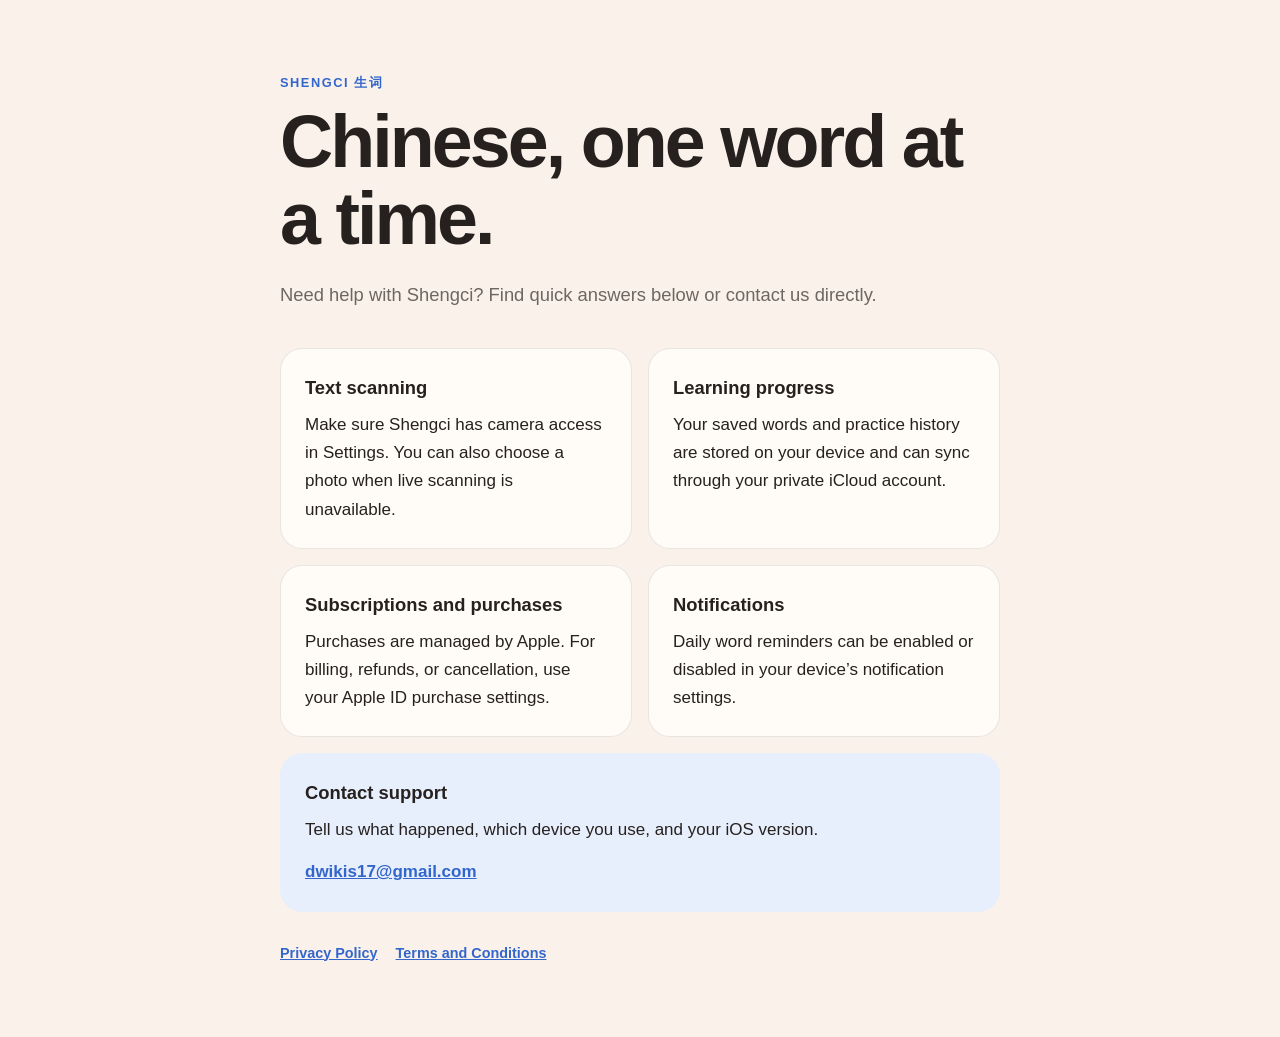
<file: index.html>
<!doctype html>
<html lang="en">
<head>
  <meta charset="utf-8">
  <meta name="viewport" content="width=device-width, initial-scale=1">
  <meta name="theme-color" content="#faf2ea">
  <meta name="description" content="Get help with Shengci, the Chinese vocabulary learning app.">
  <title>Shengci Support</title>
  <style>
    :root {
      color-scheme: light dark;
      --background: #faf2ea;
      --card: #fffcf7;
      --text: #26211f;
      --muted: #6e6661;
      --accent: #3366cc;
      --accent-soft: #e7eefc;
      --border: rgba(38, 33, 31, .1);
    }

    @media (prefers-color-scheme: dark) {
      :root {
        --background: #1c1c1e;
        --card: #2c2c2e;
        --text: #f0ebe6;
        --muted: #b9b1ac;
        --accent: #6699ff;
        --accent-soft: #263653;
        --border: rgba(240, 235, 230, .14);
      }
    }

    * { box-sizing: border-box; }
    body {
      margin: 0;
      min-height: 100vh;
      background: var(--background);
      color: var(--text);
      font: 17px/1.65 -apple-system, BlinkMacSystemFont, "Segoe UI", sans-serif;
    }
    main { width: min(720px, calc(100% - 40px)); margin: 0 auto; padding: 72px 0; }
    .eyebrow { margin: 0 0 10px; color: var(--accent); font-weight: 700; letter-spacing: .12em; text-transform: uppercase; font-size: .8rem; }
    h1 { margin: 0; font-size: clamp(2.4rem, 8vw, 4.6rem); line-height: 1.05; letter-spacing: -.04em; }
    .intro { margin: 22px 0 38px; color: var(--muted); font-size: 1.15rem; }
    .grid { display: grid; grid-template-columns: repeat(2, 1fr); gap: 16px; }
    section, .contact { padding: 24px; border: 1px solid var(--border); border-radius: 22px; background: var(--card); }
    h2 { margin: 0 0 8px; font-size: 1.15rem; }
    p { margin: 0; }
    .contact { margin-top: 16px; background: var(--accent-soft); border-color: transparent; }
    .contact p + p { margin-top: 14px; }
    a { color: var(--accent); font-weight: 650; }
    footer { display: flex; gap: 18px; margin-top: 30px; color: var(--muted); font-size: .9rem; }
    @media (max-width: 560px) {
      main { padding: 46px 0; }
      .grid { grid-template-columns: 1fr; }
    }
  </style>
</head>
<body>
  <main>
    <p class="eyebrow">Shengci 生词</p>
    <h1>Chinese, one word at a time.</h1>
    <p class="intro">Need help with Shengci? Find quick answers below or contact us directly.</p>

    <div class="grid">
      <section>
        <h2>Text scanning</h2>
        <p>Make sure Shengci has camera access in Settings. You can also choose a photo when live scanning is unavailable.</p>
      </section>
      <section>
        <h2>Learning progress</h2>
        <p>Your saved words and practice history are stored on your device and can sync through your private iCloud account.</p>
      </section>
      <section>
        <h2>Subscriptions and purchases</h2>
        <p>Purchases are managed by Apple. For billing, refunds, or cancellation, use your Apple ID purchase settings.</p>
      </section>
      <section>
        <h2>Notifications</h2>
        <p>Daily word reminders can be enabled or disabled in your device’s notification settings.</p>
      </section>
    </div>

    <div class="contact">
      <h2>Contact support</h2>
      <p>Tell us what happened, which device you use, and your iOS version.</p>
      <p><a href="mailto:dwikis17@gmail.com">dwikis17@gmail.com</a></p>
    </div>

    <footer>
      <a href="privacy.html">Privacy Policy</a>
      <a href="terms.html">Terms and Conditions</a>
    </footer>
  </main>
</body>
</html>
</file>
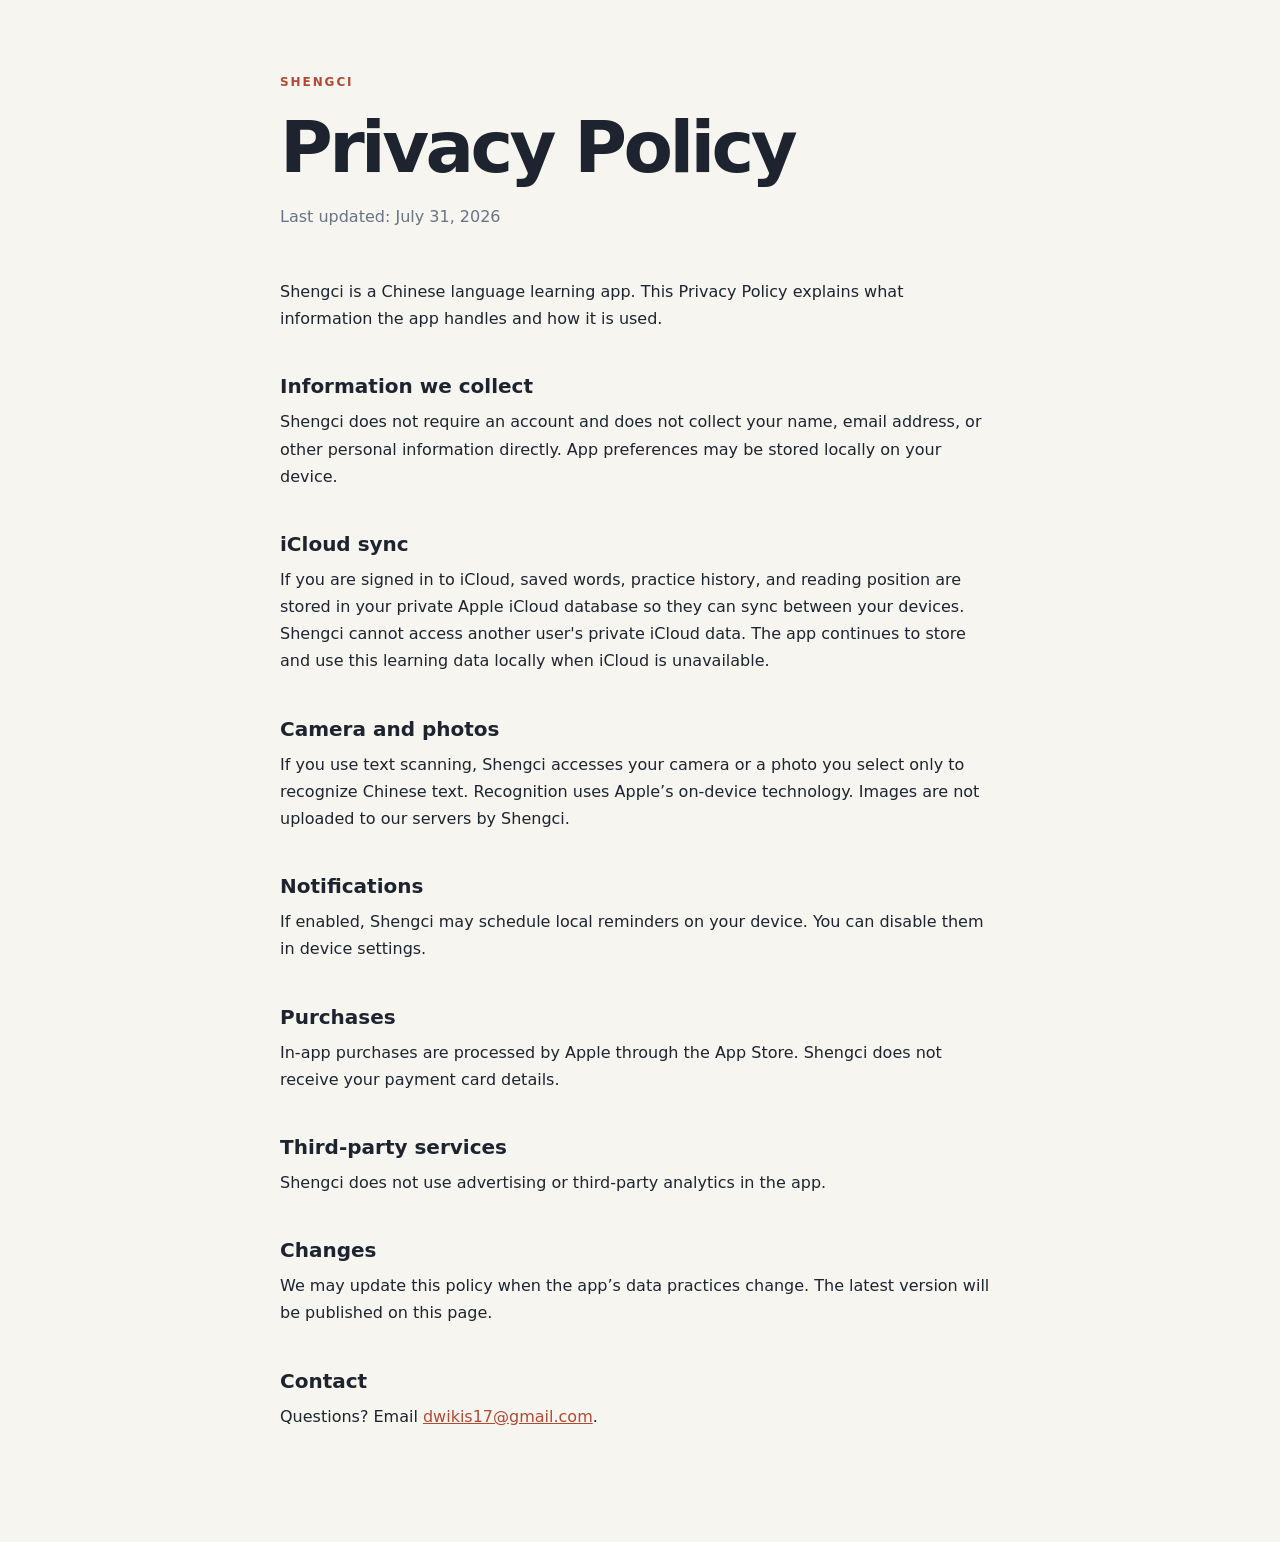
<file: privacy.html>
<!doctype html><html lang="en"><head><meta charset="utf-8"><meta name="viewport" content="width=device-width,initial-scale=1"><title>Privacy Policy · Shengci</title><link rel="stylesheet" href="privacy.css"></head><body><main class="policy"><p class="eyebrow">Shengci</p><h1>Privacy Policy</h1><p class="updated">Last updated: July 31, 2026</p><p>Shengci is a Chinese language learning app. This Privacy Policy explains what information the app handles and how it is used.</p><h2>Information we collect</h2><p>Shengci does not require an account and does not collect your name, email address, or other personal information directly. App preferences may be stored locally on your device.</p><h2>iCloud sync</h2><p>If you are signed in to iCloud, saved words, practice history, and reading position are stored in your private Apple iCloud database so they can sync between your devices. Shengci cannot access another user's private iCloud data. The app continues to store and use this learning data locally when iCloud is unavailable.</p><h2>Camera and photos</h2><p>If you use text scanning, Shengci accesses your camera or a photo you select only to recognize Chinese text. Recognition uses Apple’s on-device technology. Images are not uploaded to our servers by Shengci.</p><h2>Notifications</h2><p>If enabled, Shengci may schedule local reminders on your device. You can disable them in device settings.</p><h2>Purchases</h2><p>In-app purchases are processed by Apple through the App Store. Shengci does not receive your payment card details.</p><h2>Third-party services</h2><p>Shengci does not use advertising or third-party analytics in the app.</p><h2>Changes</h2><p>We may update this policy when the app’s data practices change. The latest version will be published on this page.</p><h2>Contact</h2><p>Questions? Email <a href="mailto:dwikis17@gmail.com">dwikis17@gmail.com</a>.</p></main></body></html>
</file>
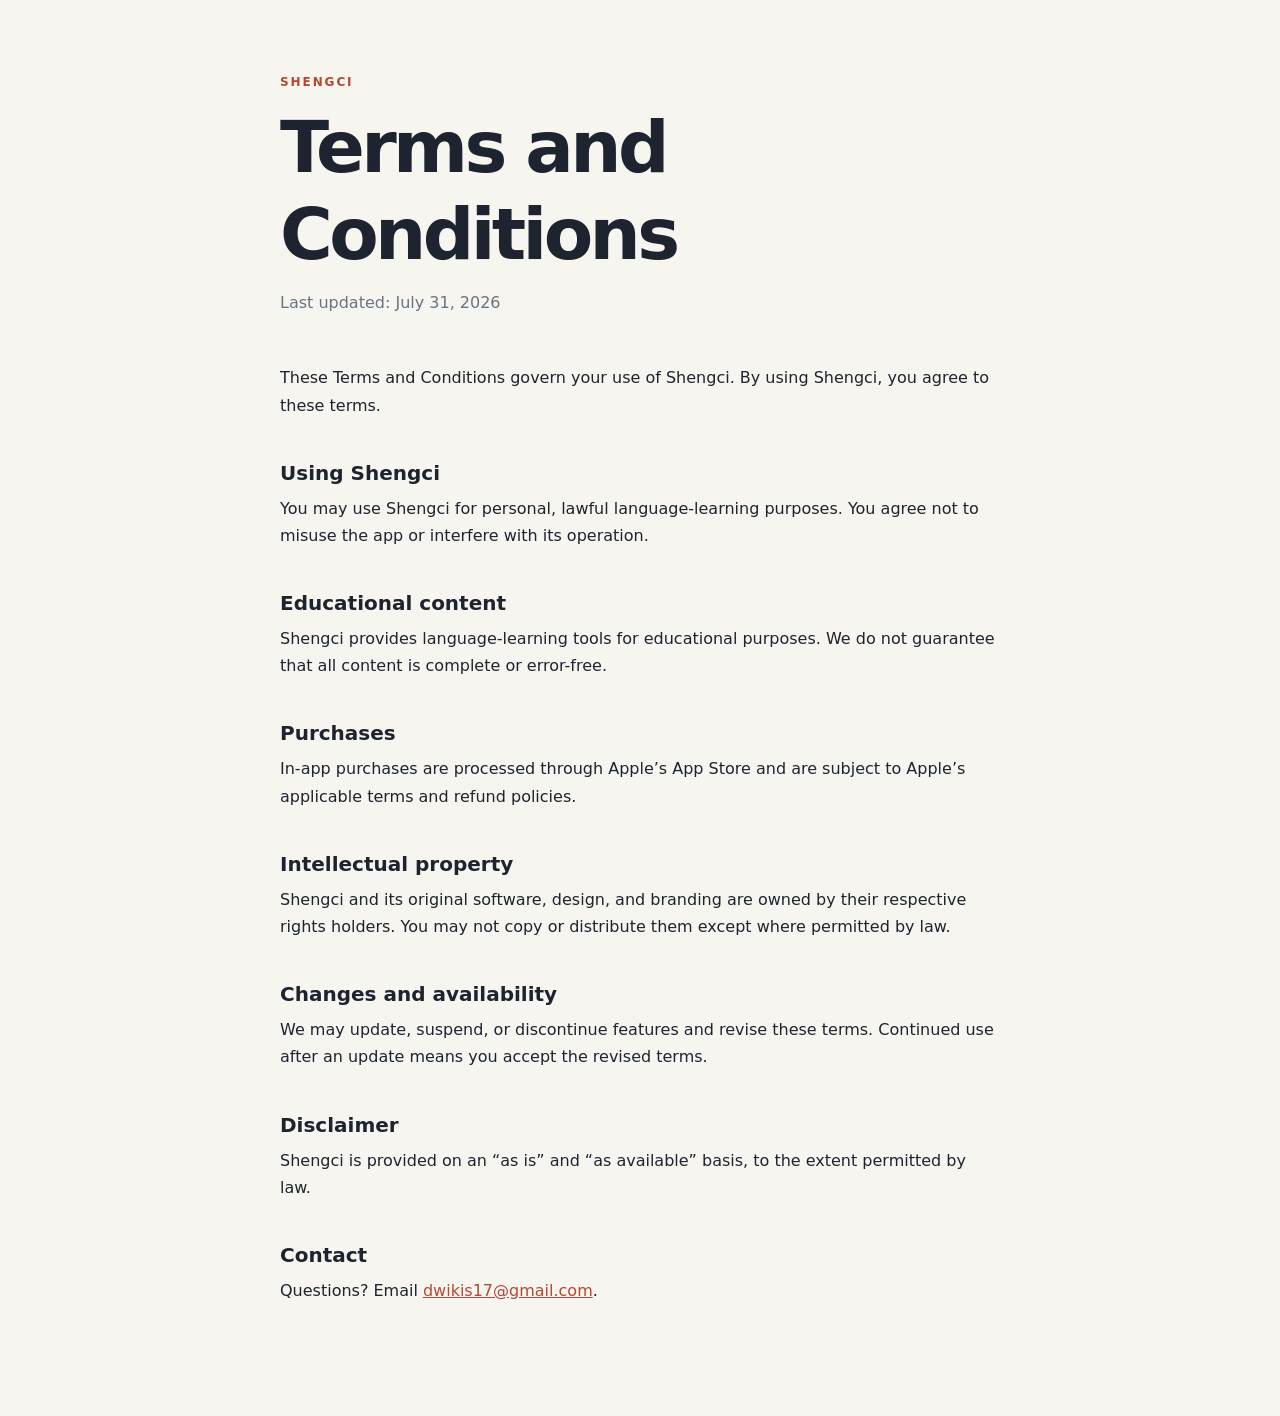
<file: terms.html>
<!doctype html><html lang="en"><head><meta charset="utf-8"><meta name="viewport" content="width=device-width,initial-scale=1"><title>Terms and Conditions · Shengci</title><link rel="stylesheet" href="privacy.css"></head><body><main class="policy"><p class="eyebrow">Shengci</p><h1>Terms and Conditions</h1><p class="updated">Last updated: July 31, 2026</p><p>These Terms and Conditions govern your use of Shengci. By using Shengci, you agree to these terms.</p><h2>Using Shengci</h2><p>You may use Shengci for personal, lawful language-learning purposes. You agree not to misuse the app or interfere with its operation.</p><h2>Educational content</h2><p>Shengci provides language-learning tools for educational purposes. We do not guarantee that all content is complete or error-free.</p><h2>Purchases</h2><p>In-app purchases are processed through Apple’s App Store and are subject to Apple’s applicable terms and refund policies.</p><h2>Intellectual property</h2><p>Shengci and its original software, design, and branding are owned by their respective rights holders. You may not copy or distribute them except where permitted by law.</p><h2>Changes and availability</h2><p>We may update, suspend, or discontinue features and revise these terms. Continued use after an update means you accept the revised terms.</p><h2>Disclaimer</h2><p>Shengci is provided on an “as is” and “as available” basis, to the extent permitted by law.</p><h2>Contact</h2><p>Questions? Email <a href="mailto:dwikis17@gmail.com">dwikis17@gmail.com</a>.</p></main></body></html>
</file>
<file: privacy.css>
:root{color-scheme:light;--ink:#1d2430;--muted:#687385;--paper:#f7f5ef;--accent:#b14a35}*{box-sizing:border-box}body{margin:0;background:var(--paper);color:var(--ink);font:16px/1.7 system-ui,-apple-system,BlinkMacSystemFont,"Segoe UI",sans-serif}.policy{width:min(calc(100% - 40px),720px);margin:auto;padding:72px 0 96px}.eyebrow{margin:0 0 12px;color:var(--accent);font-size:.75rem;font-weight:750;letter-spacing:.16em;text-transform:uppercase}h1,h2{line-height:1.2}h1{margin:0;font-size:clamp(2.4rem,8vw,4.5rem);letter-spacing:-.05em}h2{margin:42px 0 10px;font-size:1.25rem}p{margin:0 0 16px}.updated{color:var(--muted);margin:12px 0 48px}a{color:var(--accent)}
</file>
